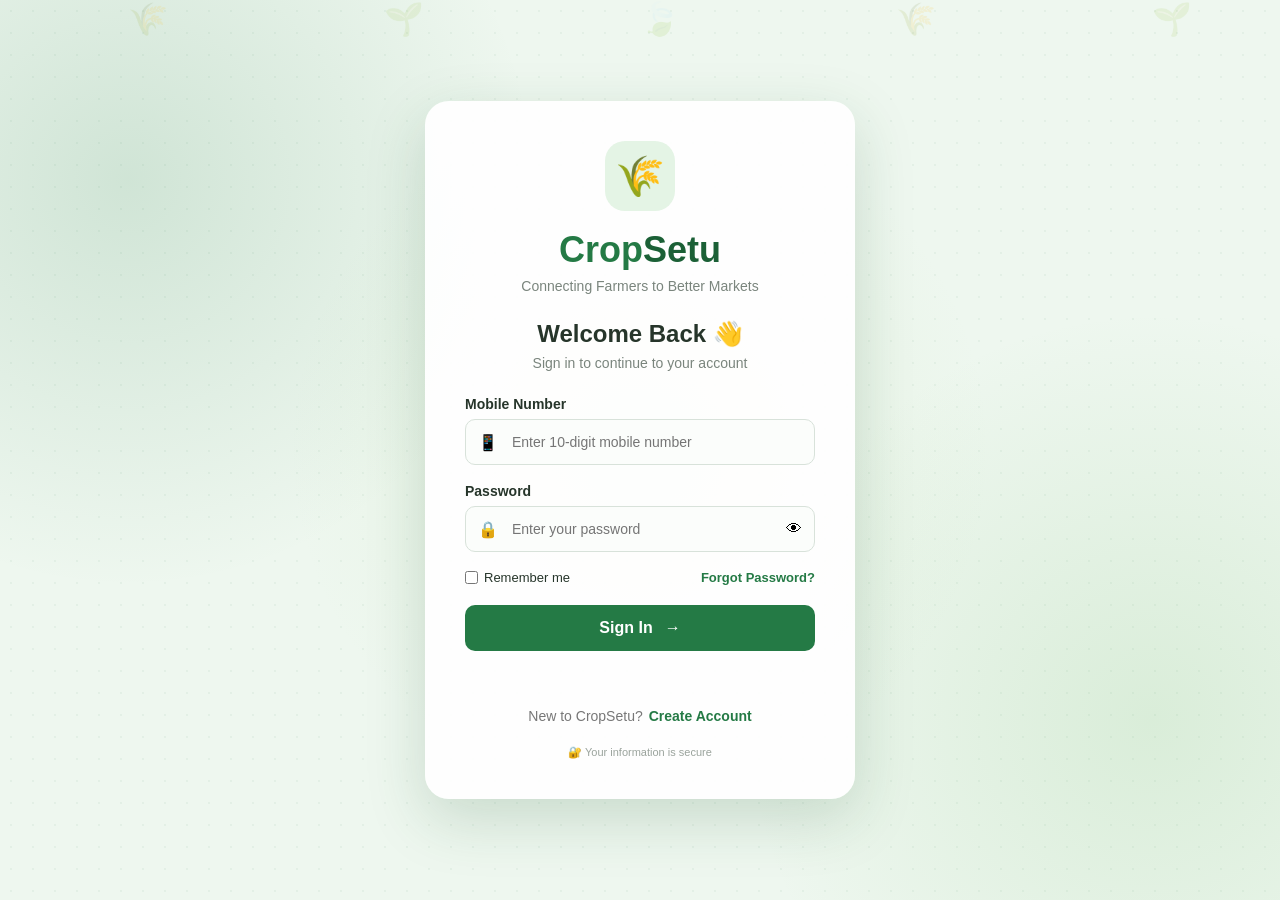
<file: login.html>
<!DOCTYPE html>
<html lang="en">
<head>
    <link rel="icon" type="image/jpeg" href="images/logo.jpeg">
    <meta charset="UTF-8">
    <meta name="viewport" content="width=device-width, initial-scale=1.0">

    <title>CropSetu | Login</title>

    <link rel="stylesheet" href="login.css">
</head>

<body>

<div class="page">

    <!-- Animated background -->
    <div class="floating-icons">
        <span>🌾</span>
        <span>🌱</span>
        <span>🍃</span>
        <span>🌾</span>
        <span>🌱</span>
    </div>


    <!-- ==========================================
         SCREEN 1 — LOGIN
         ========================================== -->

    <div id="loginScreen" class="auth-screen">

        <div class="login-card">

            <div class="logo">
                🌾
            </div>

            <h1>Crop<span>Setu</span></h1>

            <p class="tagline">
                Connecting Farmers to Better Markets
            </p>

            <div class="welcome">
                <h2>Welcome Back 👋</h2>
                <p>
                    Sign in to continue to your account
                </p>
            </div>

            <form id="loginForm">

                                <div class="input-group">

                    <label for="loginPhone">
                        Mobile Number
                    </label>

                    <div class="input-box">
                        <span>📱</span>
                        <input
                            type="tel"
                            id="loginPhone"
                            placeholder="Enter 10-digit mobile number"
                            maxlength="10"
                            autocomplete="tel"
                            required
                        >
                    </div>

                </div>

                <div class="input-group">

                    <label for="loginPassword">
                        Password
                    </label>

                    <div class="input-box">
                        <span>🔒</span>
                        <input
                            type="password"
                            id="loginPassword"
                            placeholder="Enter your password"
                            autocomplete="current-password"
                            required
                        >
                        <button type="button" id="togglePassword">
                            👁
                        </button>
                    </div>

                </div>

                <div class="login-options">

                    <label class="remember">
                        <input type="checkbox" id="rememberMe">
                        Remember me
                    </label>

                    <button type="button" id="forgotPassword" class="link-button">
                        Forgot Password?
                    </button>

                </div>

                <button type="submit" class="login-button">
                    Sign In
                    <span>→</span>
                </button>

                <p id="loginError" class="auth-error"></p>

            </form>

            <div class="create-account">
                <span>New to CropSetu?</span>
                <button type="button" id="showSignup" class="link-button">
                    Create Account
                </button>
            </div>

            <div class="secure">
                🔐 Your information is secure
            </div>

        </div>

    </div>


    <!-- ==========================================
         SCREEN 2 — CREATE ACCOUNT
         ========================================== -->

    <div id="signupScreen" class="auth-screen hidden">

        <div class="login-card">

            <div class="logo">
                🌱
            </div>

            <h1>Crop<span>Setu</span></h1>

            <p class="login-eyebrow">GET STARTED ✨</p>

            <div class="welcome">
                <h2>Create your account</h2>
                <p>
                    Join CropSetu and connect with better markets
                </p>
            </div>

            <form id="signupForm">

                <div class="input-group">

                    <label for="signupName">
                        Full Name
                    </label>

                    <div class="input-box">
                        <span>👤</span>
                        <input
                            type="text"
                            id="signupName"
                            placeholder="Enter your full name"
                            autocomplete="name"
                            required
                        >
                    </div>

                </div>

                <div class="input-group">

                    <label for="signupPhone">
                        Mobile Number
                    </label>

                    <div class="input-box">
                        <span>📱</span>
                        <input
                            type="tel"
                            id="signupPhone"
                            placeholder="Enter 10-digit mobile number"
                            maxlength="10"
                            autocomplete="tel"
                            required
                        >
                    </div>

                </div>

                <div class="input-group">

                    <label for="signupPassword">
                        Password
                    </label>

                    <div class="input-box">
                        <span>🔒</span>
                        <input
                            type="password"
                            id="signupPassword"
                            placeholder="Minimum 8 characters"
                            autocomplete="new-password"
                            required
                        >
                    </div>

                </div>

                <div class="input-group">

                    <label for="signupConfirmPassword">
                        Confirm Password
                    </label>

                    <div class="input-box">
                        <span>🔐</span>
                        <input
                            type="password"
                            id="signupConfirmPassword"
                            placeholder="Re-enter your password"
                            autocomplete="new-password"
                            required
                        >
                    </div>

                </div>

                <button type="submit" class="login-button">
                    Create Account
                    <span>→</span>
                </button>

                <p id="signupError" class="auth-error"></p>

            </form>

            <div class="create-account">
                <span>Already have an account?</span>
                <button type="button" id="backToLogin" class="link-button">
                    Sign in
                </button>
            </div>

            <div class="secure">
                🔐 Your information is secure
            </div>

        </div>

    </div>


    <!-- ==========================================
         SCREEN 3 — FORGOT PASSWORD
         ========================================== -->

    <div id="forgotScreen" class="auth-screen hidden">

        <div class="login-card">

            <div class="logo">
                🔐
            </div>

            <h1>Crop<span>Setu</span></h1>

            <p class="login-eyebrow">ACCOUNT RECOVERY 🔑</p>

            <div class="welcome">
                <h2>Reset your password</h2>
                <p>
                    Enter your registered email to create a new password
                </p>
            </div>

            <form id="forgotForm">

                <div class="input-group">

                    <label for="forgotPhone">
                        Mobile Number
                    </label>

                    <div class="input-box">
                        <span>📱</span>
                        <input
                            type="tel"
                            id="forgotPhone"
                            placeholder="Enter your registered mobile number"
                            maxlength="10"
                            autocomplete="tel"
                            required
                        >
                    </div>

                </div>

                <div class="input-group">

                    <label for="newPassword">
                        New Password
                    </label>

                    <div class="input-box">
                        <span>🔒</span>
                        <input
                            type="password"
                            id="newPassword"
                            placeholder="Minimum 8 characters"
                            autocomplete="new-password"
                            required
                        >
                    </div>

                </div>

                <div class="input-group">

                    <label for="confirmNewPassword">
                        Confirm Password
                    </label>

                    <div class="input-box">
                        <span>🔐</span>
                        <input
                            type="password"
                            id="confirmNewPassword"
                            placeholder="Re-enter your password"
                            autocomplete="new-password"
                            required
                        >
                    </div>

                </div>

                <button type="submit" class="login-button">
                    Reset Password
                    <span>→</span>
                </button>

                <p id="forgotError" class="auth-error"></p>

            </form>

            <div class="create-account">
                <span>Remember your password?</span>
                <button type="button" id="backFromForgot" class="link-button">
                    Sign in
                </button>
            </div>

            <div class="secure">
                🔐 Your information is secure
            </div>

        </div>

    </div>

</div>

<!-- Script sabse aakhir mein — tab tak saara HTML ban chuka hota hai -->
<script src="login.js"></script>

</body>
</html>
</file>
<file: login.css>
/* =========================================================
   CropSetu — Login / Signup / Forgot Password
   Ye file SIRF login.html ke liye hai.
   style.css se alag rakhi hai kyunki isme *, body, h1 jaise
   selectors hain jo dashboard ka look tod dete.
   ========================================================= */

* {
    margin: 0;
    padding: 0;
    box-sizing: border-box;
}


/* =========================================================
   BACKGROUND — yahan naye elements add karo
   ---------------------------------------------------------
   Rang badalne ke liye niche ki 4 value badal do,
   poore page mein khud apply ho jaayegi.
   ========================================================= */

:root {
    --bg-base:    #eef7ef;   /* sabse peeche ka rang       */
    --bg-glow-1:  rgba(36, 122, 69, 0.15);    /* upar-bayan  */
    --bg-glow-2:  rgba(100, 180, 90, 0.15);   /* niche-dayan */
    --bg-glow-3:  rgba(160, 210, 120, 0.12);  /* beech       */
    --bg-dot:     rgba(36, 122, 69, 0.055);   /* halka texture */

    --brand:       #247a45;
    --brand-dark:  #1b6036;
    --text:        #26352a;
    --text-soft:   #7a857d;
    --danger:      #d33b3b;
}

body {
    font-family: Arial, sans-serif;
    background: var(--bg-base);
    color: var(--text);
}

.page {
    min-height: 100vh;

    display: flex;
    justify-content: center;
    align-items: center;

    position: relative;
    overflow: hidden;

    padding: 20px;

    /*
       Layer ka order: sabse upar likha hua sabse aage dikhta hai.
       Naya gradient ya texture add karna ho to isi list mein
       comma ke saath ek line jod do.
    */
    background:
        radial-gradient(
            circle at 10% 20%,
            var(--bg-glow-1),
            transparent 30%
        ),
        radial-gradient(
            circle at 90% 80%,
            var(--bg-glow-2),
            transparent 30%
        ),
        radial-gradient(
            circle at 50% 50%,
            var(--bg-glow-3),
            transparent 45%
        ),
        /* halka dotted texture — plain flat nahi lagta */
        radial-gradient(
            var(--bg-dot) 1px,
            transparent 1px
        );

    background-size:
        auto,
        auto,
        auto,
        22px 22px;
}

/*
   BAAD MEIN PHOTO LAGANI HO TO — ye block uncomment kar dena.
   .page ke background ke UPAR ek halki layer aa jaayegi,
   aur card phir bhi saaf padhega.

.page::before {
    content: "";
    position: absolute;
    inset: 0;
    background: url("image/farm-bg.jpg") center / cover no-repeat;
    opacity: 0.18;
    z-index: 0;
}
*/


/* ================= Floating background icons ================= */

.floating-icons {
    position: absolute;
    inset: 0;
    z-index: 1;
    pointer-events: none;
}

.floating-icons span {
    position: absolute;
    font-size: 32px;
    opacity: 0.12;
    animation: float 12s linear infinite;
}

.floating-icons span:nth-child(1) {
    left: 10%;
    animation-delay: 0s;
}

.floating-icons span:nth-child(2) {
    left: 30%;
    animation-delay: 3s;
}

.floating-icons span:nth-child(3) {
    left: 50%;
    animation-delay: 6s;
}

.floating-icons span:nth-child(4) {
    left: 70%;
    animation-delay: 1s;
}

.floating-icons span:nth-child(5) {
    left: 90%;
    animation-delay: 4s;
}

@keyframes float {
    0% {
        transform: translateY(110vh) rotate(0deg);
    }
    100% {
        transform: translateY(-20vh) rotate(360deg);
    }
}


/* =========================================================
   SCREENS — login / signup / forgot
   Teeno ek hi jagah par bethe hain, ek waqt par ek dikhta hai.
   Background transparent hai, isliye gradient aur floating
   icons teeno screen par same dikhte hain.
   ========================================================= */

.auth-screen {
    position: absolute;
    inset: 0;

    display: flex;
    align-items: center;
    justify-content: center;

    padding: 20px;
    z-index: 2;

    overflow-y: auto;
}

.auth-screen.hidden {
    display: none;
}


/* ================= Card ================= */

.login-card {
    width: 100%;
    max-width: 430px;

    background: rgba(255, 255, 255, 0.94);
    padding: 40px;
    border-radius: 24px;
    text-align: center;

    box-shadow:
        0 20px 60px rgba(30, 90, 45, 0.18);

    position: relative;
    z-index: 2;

    animation: appear 0.7s ease;
}

@keyframes appear {
    from {
        opacity: 0;
        transform: translateY(30px) scale(0.96);
    }
    to {
        opacity: 1;
        transform: translateY(0) scale(1);
    }
}


/* ================= Logo ================= */

.logo {
    width: 70px;
    height: 70px;
    margin: auto;

    display: flex;
    justify-content: center;
    align-items: center;

    font-size: 40px;
    background: #e4f4e5;
    border-radius: 20px;

    animation: logoFloat 3s ease-in-out infinite;
}

@keyframes logoFloat {
    0%, 100% {
        transform: translateY(0);
    }
    50% {
        transform: translateY(-7px);
    }
}


/* ================= Brand ================= */

h1 {
    margin-top: 18px;
    font-size: 36px;
    color: var(--brand);
}

h1 span {
    color: var(--brand-dark);
}

.tagline {
    margin-top: 7px;
    color: var(--text-soft);
    font-size: 14px;
}

/* Chhota accent heading — GET STARTED / ACCOUNT RECOVERY */
.login-eyebrow {
    margin-top: 10px;

    color: var(--brand);
    font-size: 12px;
    font-weight: bold;
    letter-spacing: 1.5px;
}


/* ================= Welcome ================= */

.welcome {
    margin-top: 26px;
    margin-bottom: 25px;
}

.welcome h2 {
    font-size: 24px;
}

.welcome p {
    margin-top: 7px;
    color: var(--text-soft);
    font-size: 14px;
}


/* ================= Inputs ================= */

.input-group {
    text-align: left;
    margin-bottom: 18px;
}

.input-group label {
    display: block;
    font-size: 14px;
    font-weight: bold;
    margin-bottom: 7px;
}

.input-box {
    display: flex;
    align-items: center;
    gap: 10px;

    padding: 0 12px;

    border: 1px solid #d8e2da;
    border-radius: 10px;
    background: #fbfdfb;

    transition: 0.25s;
}

.input-box:focus-within {
    border-color: var(--brand);
    box-shadow:
        0 0 0 3px rgba(36, 122, 69, 0.10);
}

.input-box input {
    width: 100%;
    padding: 14px 4px;

    border: none;
    outline: none;
    background: transparent;

    font-size: 14px;
    color: var(--text);
}

.input-box button {
    border: none;
    background: transparent;
    cursor: pointer;
    font-size: 16px;
    line-height: 1;
}


/* ================= Options row ================= */

.login-options {
    display: flex;
    justify-content: space-between;
    align-items: center;

    margin: 5px 0 20px;
    font-size: 13px;
}

.remember {
    display: flex;
    gap: 6px;
    align-items: center;
    cursor: pointer;
}


/*
   Link jaisa dikhne wala button.
   <a href="#"> ki jagah <button> use kiya hai — click karne par
   page upar jump nahi karta aur keyboard se bhi chalta hai.
*/
.link-button {
    border: none;
    background: none;
    padding: 0;

    color: var(--brand);
    font-family: inherit;
    font-size: inherit;
    font-weight: bold;

    cursor: pointer;
}

.link-button:hover {
    color: var(--brand-dark);
    text-decoration: underline;
}


/* ================= Submit button ================= */

.login-button {
    width: 100%;
    padding: 14px;

    border: none;
    border-radius: 10px;

    background: var(--brand);
    color: white;

    font-size: 16px;
    font-weight: bold;
    cursor: pointer;

    display: flex;
    justify-content: center;
    align-items: center;
    gap: 12px;

    transition: 0.25s;
}

.login-button:hover {
    background: var(--brand-dark);
    transform: translateY(-2px);

    box-shadow:
        0 8px 20px rgba(36, 122, 69, 0.25);
}

/* Jab kaam chal raha ho — dobara click na ho */
.login-button:disabled {
    opacity: 0.65;
    cursor: not-allowed;
    transform: none;
    box-shadow: none;
}


/* ================= Bottom links ================= */

.create-account {
    margin-top: 25px;
    font-size: 14px;
    color: #777;

    display: flex;
    justify-content: center;
    align-items: center;
    gap: 6px;
    flex-wrap: wrap;
}

.secure {
    margin-top: 22px;
    font-size: 11px;
    color: #9aa39c;
}


/* ================= Message / error ================= */

.auth-error {
    min-height: 20px;
    margin-top: 12px;

    color: var(--danger);
    font-size: 13px;
    text-align: center;
}

/* JS success par ye class lagati hai */
.auth-error.success {
    color: var(--brand);
}


/* ================= Mobile ================= */

@media (max-width: 500px) {

    .auth-screen {
        padding: 14px;
    }

    .login-card {
        padding: 30px 24px;
    }

    h1 {
        font-size: 32px;
    }

    .login-options {
        font-size: 12px;
    }
}
</file>
